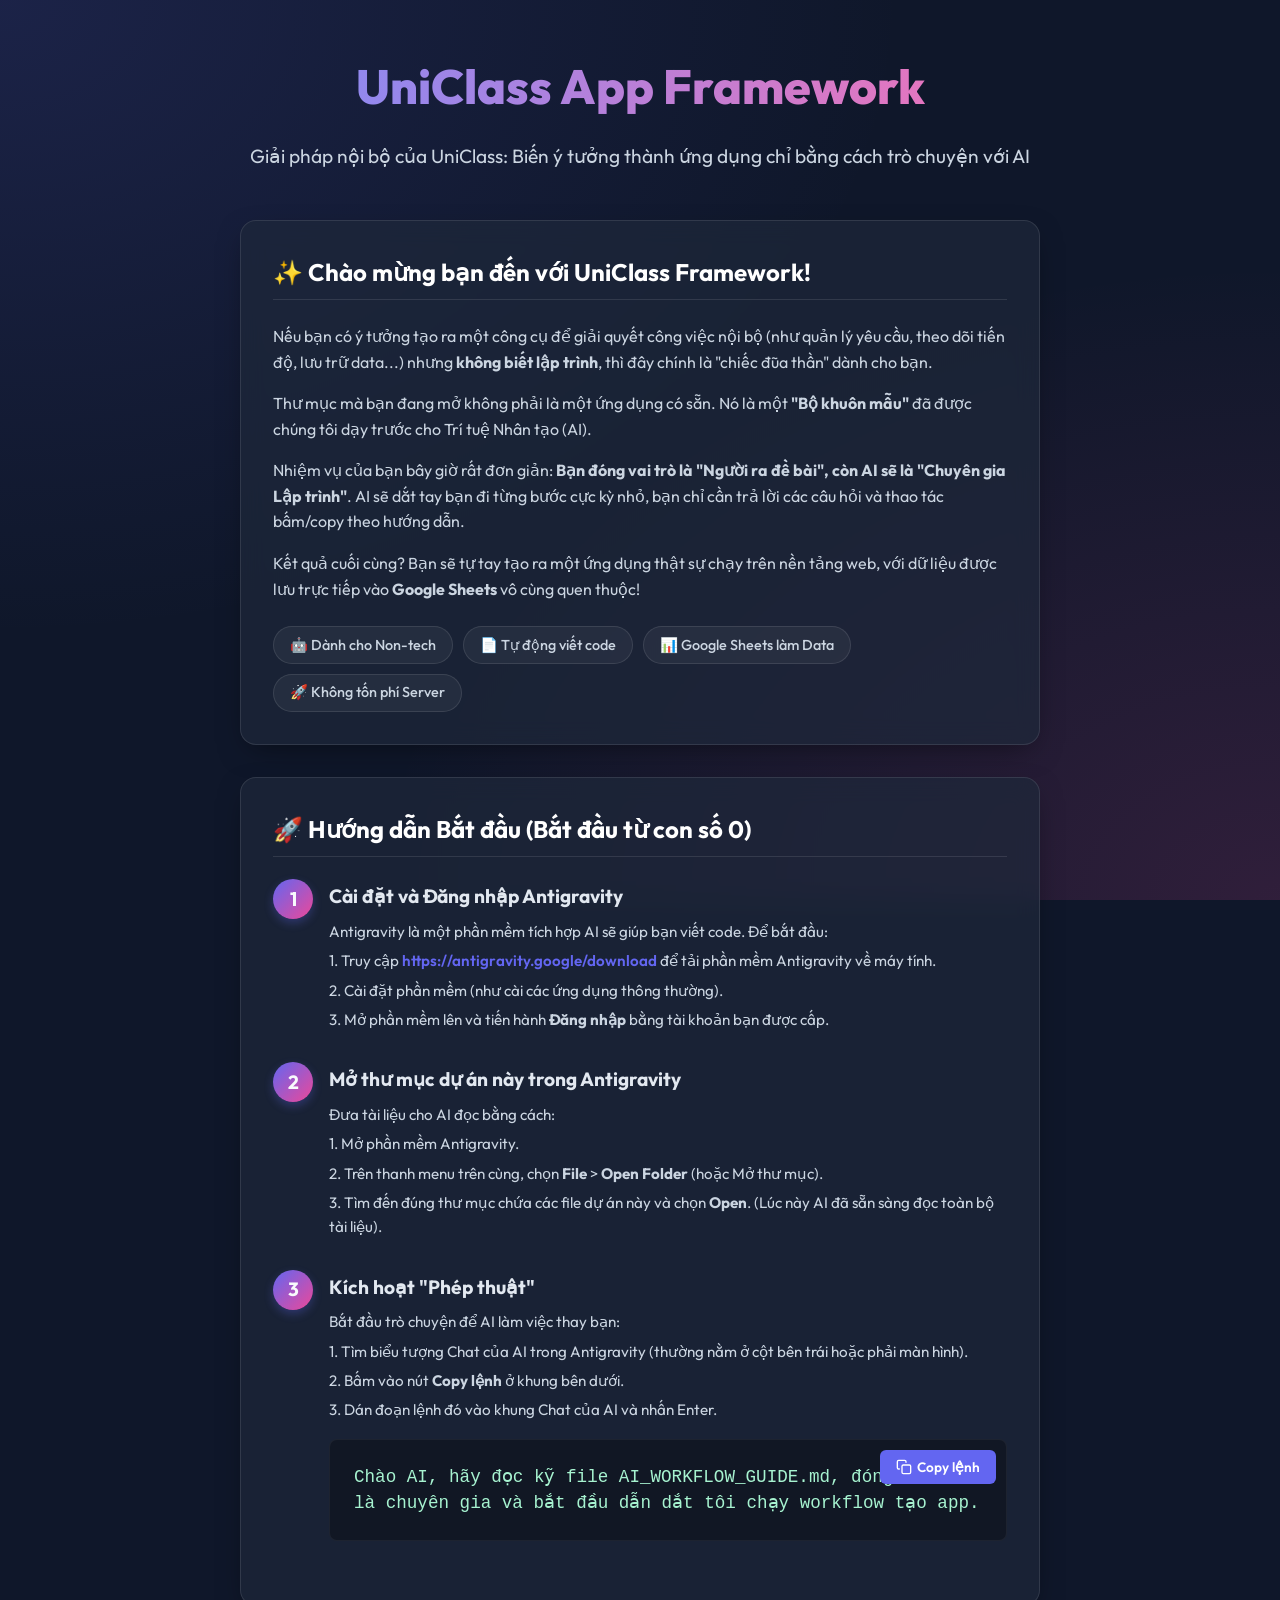
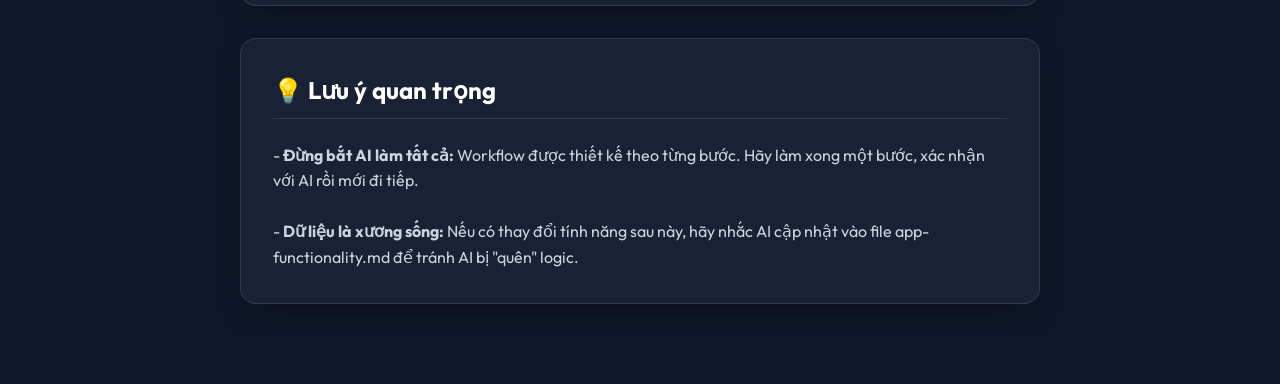
<file: guide.html>
<!DOCTYPE html>
<html lang="vi">
<head>
    <meta charset="UTF-8">
    <meta name="viewport" content="width=device-width, initial-scale=1.0">
    <title>Hướng dẫn sử dụng - UniClass App Framework</title>
    <link rel="preconnect" href="https://fonts.googleapis.com">
    <link rel="preconnect" href="https://fonts.gstatic.com" crossorigin>
    <link href="https://fonts.googleapis.com/css2?family=Outfit:wght@300;400;500;600;700;800&display=swap" rel="stylesheet">
    <style>
        :root {
            --primary: #6366f1;
            --primary-dark: #4f46e5;
            --secondary: #ec4899;
            --bg-color: #0f172a;
            --surface: rgba(30, 41, 59, 0.7);
            --text-main: #f8fafc;
            --text-muted: #cbd5e1;
            --accent: #10b981;
        }

        * {
            margin: 0;
            padding: 0;
            box-sizing: border-box;
            font-family: 'Outfit', sans-serif;
        }

        body {
            background-color: var(--bg-color);
            background-image: 
                radial-gradient(at 0% 0%, rgba(99, 102, 241, 0.15) 0px, transparent 50%),
                radial-gradient(at 100% 100%, rgba(236, 72, 153, 0.15) 0px, transparent 50%);
            background-attachment: fixed;
            color: var(--text-main);
            line-height: 1.6;
            min-height: 100vh;
            display: flex;
            flex-direction: column;
            align-items: center;
            padding: 3rem 1rem;
        }

        .container {
            max-width: 800px;
            width: 100%;
        }

        /* Glassmorphism Header */
        .header {
            text-align: center;
            margin-bottom: 3rem;
            animation: fadeInDown 0.8s ease-out;
        }

        .header h1 {
            font-size: 3rem;
            font-weight: 800;
            background: linear-gradient(to right, #818cf8, #f472b6);
            -webkit-background-clip: text;
            -webkit-text-fill-color: transparent;
            margin-bottom: 1rem;
        }

        .header p {
            font-size: 1.2rem;
            color: var(--text-muted);
        }

        /* Glass Cards */
        .card {
            background: var(--surface);
            backdrop-filter: blur(12px);
            -webkit-backdrop-filter: blur(12px);
            border: 1px solid rgba(255, 255, 255, 0.1);
            border-radius: 16px;
            padding: 2rem;
            margin-bottom: 2rem;
            box-shadow: 0 10px 30px -10px rgba(0, 0, 0, 0.5);
            transition: transform 0.3s ease, box-shadow 0.3s ease;
            animation: fadeInUp 0.8s ease-out;
            animation-fill-mode: both;
        }

        .card:hover {
            transform: translateY(-5px);
            box-shadow: 0 20px 40px -10px rgba(0, 0, 0, 0.6);
            border-color: rgba(255, 255, 255, 0.2);
        }

        .card:nth-child(2) { animation-delay: 0.2s; }
        .card:nth-child(3) { animation-delay: 0.4s; }

        .card h2 {
            display: flex;
            align-items: center;
            gap: 10px;
            font-size: 1.5rem;
            margin-bottom: 1.5rem;
            color: #fff;
            border-bottom: 1px solid rgba(255, 255, 255, 0.1);
            padding-bottom: 0.5rem;
        }

        /* Step List */
        .step-list {
            list-style: none;
            counter-reset: steps;
        }

        .step-list li {
            position: relative;
            padding-left: 3.5rem;
            margin-bottom: 2rem;
        }

        .step-list li::before {
            counter-increment: steps;
            content: counter(steps);
            position: absolute;
            left: 0;
            top: -2px;
            width: 2.5rem;
            height: 2.5rem;
            background: linear-gradient(135deg, var(--primary), var(--secondary));
            border-radius: 50%;
            display: flex;
            align-items: center;
            justify-content: center;
            font-weight: 700;
            font-size: 1.2rem;
            box-shadow: 0 4px 10px rgba(99, 102, 241, 0.3);
        }

        .step-list h3 {
            font-size: 1.2rem;
            margin-bottom: 0.5rem;
            color: #e2e8f0;
        }

        .step-list p {
            color: var(--text-muted);
            font-size: 0.95rem;
        }

        /* Prompt Box */
        .prompt-box {
            background: rgba(0, 0, 0, 0.3);
            border: 1px solid rgba(255, 255, 255, 0.05);
            border-radius: 8px;
            padding: 1.5rem;
            margin-top: 1rem;
            position: relative;
        }

        .prompt-text {
            font-family: monospace;
            font-size: 1.1rem;
            color: #a7f3d0;
            line-height: 1.5;
        }

        .copy-btn {
            position: absolute;
            top: 10px;
            right: 10px;
            background: var(--primary);
            color: white;
            border: none;
            padding: 0.5rem 1rem;
            border-radius: 6px;
            cursor: pointer;
            font-size: 0.85rem;
            font-weight: 600;
            transition: all 0.2s;
            display: flex;
            align-items: center;
            gap: 5px;
        }

        .copy-btn:hover {
            background: var(--primary-dark);
            transform: scale(1.05);
        }

        .copy-btn.copied {
            background: var(--accent);
        }

        /* Tech Stack */
        .tech-tags {
            display: flex;
            flex-wrap: wrap;
            gap: 10px;
            margin-top: 1rem;
        }

        .tag {
            background: rgba(255, 255, 255, 0.05);
            border: 1px solid rgba(255, 255, 255, 0.1);
            padding: 0.4rem 1rem;
            border-radius: 20px;
            font-size: 0.9rem;
            font-weight: 500;
            color: #cbd5e1;
            transition: all 0.2s;
        }

        .tag:hover {
            background: rgba(255, 255, 255, 0.1);
            border-color: rgba(255, 255, 255, 0.2);
            color: white;
            transform: translateY(-2px);
        }

        /* Animations */
        @keyframes fadeInDown {
            from { opacity: 0; transform: translateY(-20px); }
            to { opacity: 1; transform: translateY(0); }
        }

        @keyframes fadeInUp {
            from { opacity: 0; transform: translateY(20px); }
            to { opacity: 1; transform: translateY(0); }
        }
    </style>
</head>
<body>

    <div class="container">
        <header class="header">
            <h1>UniClass App Framework</h1>
            <p>Giải pháp nội bộ của UniClass: Biến ý tưởng thành ứng dụng chỉ bằng cách trò chuyện với AI</p>
        </header>

        <section class="card">
            <h2>✨ Chào mừng bạn đến với UniClass Framework!</h2>
            <p style="color: var(--text-muted); margin-bottom: 1rem;">
                Nếu bạn có ý tưởng tạo ra một công cụ để giải quyết công việc nội bộ (như quản lý yêu cầu, theo dõi tiến độ, lưu trữ data...) nhưng <strong>không biết lập trình</strong>, thì đây chính là "chiếc đũa thần" dành cho bạn.
            </p>
            <p style="color: var(--text-muted); margin-bottom: 1rem;">
                Thư mục mà bạn đang mở không phải là một ứng dụng có sẵn. Nó là một <strong>"Bộ khuôn mẫu"</strong> đã được chúng tôi dạy trước cho Trí tuệ Nhân tạo (AI). 
            </p>
            <p style="color: var(--text-muted); margin-bottom: 1rem;">
                Nhiệm vụ của bạn bây giờ rất đơn giản: <strong>Bạn đóng vai trò là "Người ra đề bài", còn AI sẽ là "Chuyên gia Lập trình"</strong>. AI sẽ dắt tay bạn đi từng bước cực kỳ nhỏ, bạn chỉ cần trả lời các câu hỏi và thao tác bấm/copy theo hướng dẫn.
            </p>
            <p style="color: var(--text-muted); margin-bottom: 1.5rem;">
                Kết quả cuối cùng? Bạn sẽ tự tay tạo ra một ứng dụng thật sự chạy trên nền tảng web, với dữ liệu được lưu trực tiếp vào <strong>Google Sheets</strong> vô cùng quen thuộc!
            </p>
            <div class="tech-tags">
                <span class="tag">🤖 Dành cho Non-tech</span>
                <span class="tag">📄 Tự động viết code</span>
                <span class="tag">📊 Google Sheets làm Data</span>
                <span class="tag">🚀 Không tốn phí Server</span>
            </div>
        </section>

        <section class="card">
            <h2>🚀 Hướng dẫn Bắt đầu (Bắt đầu từ con số 0)</h2>
            <ul class="step-list">
                <li>
                    <h3>Cài đặt và Đăng nhập Antigravity</h3>
                    <p>Antigravity là một phần mềm tích hợp AI sẽ giúp bạn viết code. Để bắt đầu:</p>
                    <p style="margin-top: 5px; color: var(--text-muted);">1. Truy cập <a href="https://antigravity.google/download" target="_blank" style="color: var(--primary); text-decoration: none; font-weight: 600;">https://antigravity.google/download</a> để tải phần mềm Antigravity về máy tính.</p>
                    <p style="margin-top: 5px; color: var(--text-muted);">2. Cài đặt phần mềm (như cài các ứng dụng thông thường).</p>
                    <p style="margin-top: 5px; color: var(--text-muted);">3. Mở phần mềm lên và tiến hành <strong>Đăng nhập</strong> bằng tài khoản bạn được cấp.</p>
                </li>
                <li>
                    <h3>Mở thư mục dự án này trong Antigravity</h3>
                    <p>Đưa tài liệu cho AI đọc bằng cách:</p>
                    <p style="margin-top: 5px; color: var(--text-muted);">1. Mở phần mềm Antigravity.</p>
                    <p style="margin-top: 5px; color: var(--text-muted);">2. Trên thanh menu trên cùng, chọn <strong>File</strong> > <strong>Open Folder</strong> (hoặc Mở thư mục).</p>
                    <p style="margin-top: 5px; color: var(--text-muted);">3. Tìm đến đúng thư mục chứa các file dự án này và chọn <strong>Open</strong>. (Lúc này AI đã sẵn sàng đọc toàn bộ tài liệu).</p>
                </li>
                <li>
                    <h3>Kích hoạt "Phép thuật"</h3>
                    <p>Bắt đầu trò chuyện để AI làm việc thay bạn:</p>
                    <p style="margin-top: 5px; color: var(--text-muted);">1. Tìm biểu tượng Chat của AI trong Antigravity (thường nằm ở cột bên trái hoặc phải màn hình).</p>
                    <p style="margin-top: 5px; color: var(--text-muted);">2. Bấm vào nút <strong>Copy lệnh</strong> ở khung bên dưới.</p>
                    <p style="margin-top: 5px; color: var(--text-muted);">3. Dán đoạn lệnh đó vào khung Chat của AI và nhấn Enter.</p>
                    
                    <div class="prompt-box">
                        <button class="copy-btn" id="copyBtn" onclick="copyPrompt()">
                            <svg width="16" height="16" viewBox="0 0 24 24" fill="none" stroke="currentColor" stroke-width="2" stroke-linecap="round" stroke-linejoin="round"><rect x="9" y="9" width="13" height="13" rx="2" ry="2"></rect><path d="M5 15H4a2 2 0 0 1-2-2V4a2 2 0 0 1 2-2h9a2 2 0 0 1 2 2v1"></path></svg>
                            Copy lệnh
                        </button>
                        <div class="prompt-text" id="promptText">Chào AI, hãy đọc kỹ file AI_WORKFLOW_GUIDE.md, đóng vai trò là chuyên gia và bắt đầu dẫn dắt tôi chạy workflow tạo app.</div>
                    </div>
                </li>
            </ul>
        </section>

        <section class="card">
            <h2>💡 Lưu ý quan trọng</h2>
            <p style="color: var(--text-muted);">
                - <strong>Đừng bắt AI làm tất cả:</strong> Workflow được thiết kế theo từng bước. Hãy làm xong một bước, xác nhận với AI rồi mới đi tiếp.<br><br>
                - <strong>Dữ liệu là xương sống:</strong> Nếu có thay đổi tính năng sau này, hãy nhắc AI cập nhật vào file <code>app-functionality.md</code> để tránh AI bị "quên" logic.
            </p>
        </section>
    </div>

    <script>
        function copyPrompt() {
            const text = document.getElementById('promptText').innerText;
            navigator.clipboard.writeText(text).then(() => {
                const btn = document.getElementById('copyBtn');
                const originalText = btn.innerHTML;
                
                btn.innerHTML = `<svg width="16" height="16" viewBox="0 0 24 24" fill="none" stroke="currentColor" stroke-width="2" stroke-linecap="round" stroke-linejoin="round"><polyline points="20 6 9 17 4 12"></polyline></svg> Đã copy!`;
                btn.classList.add('copied');
                
                setTimeout(() => {
                    btn.innerHTML = originalText;
                    btn.classList.remove('copied');
                }, 2000);
            });
        }
    </script>
</body>
</html>
</file>
